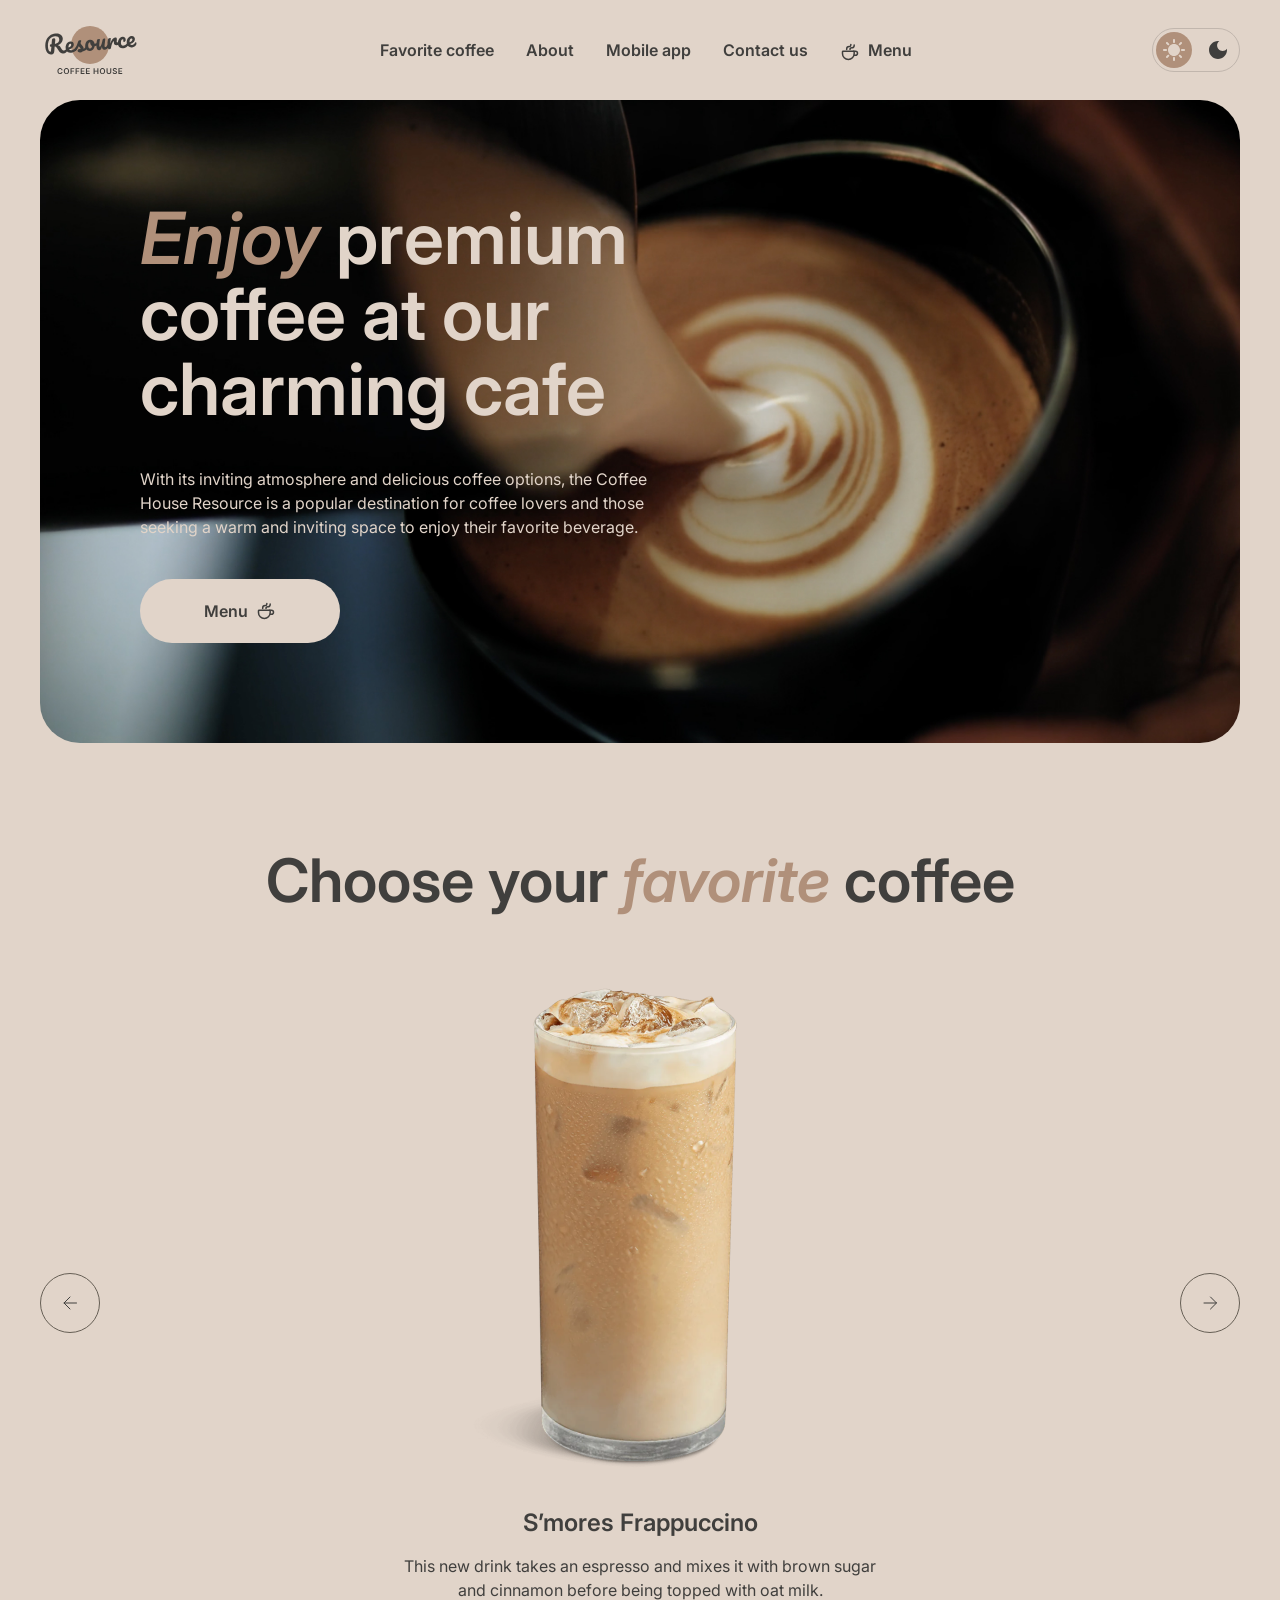
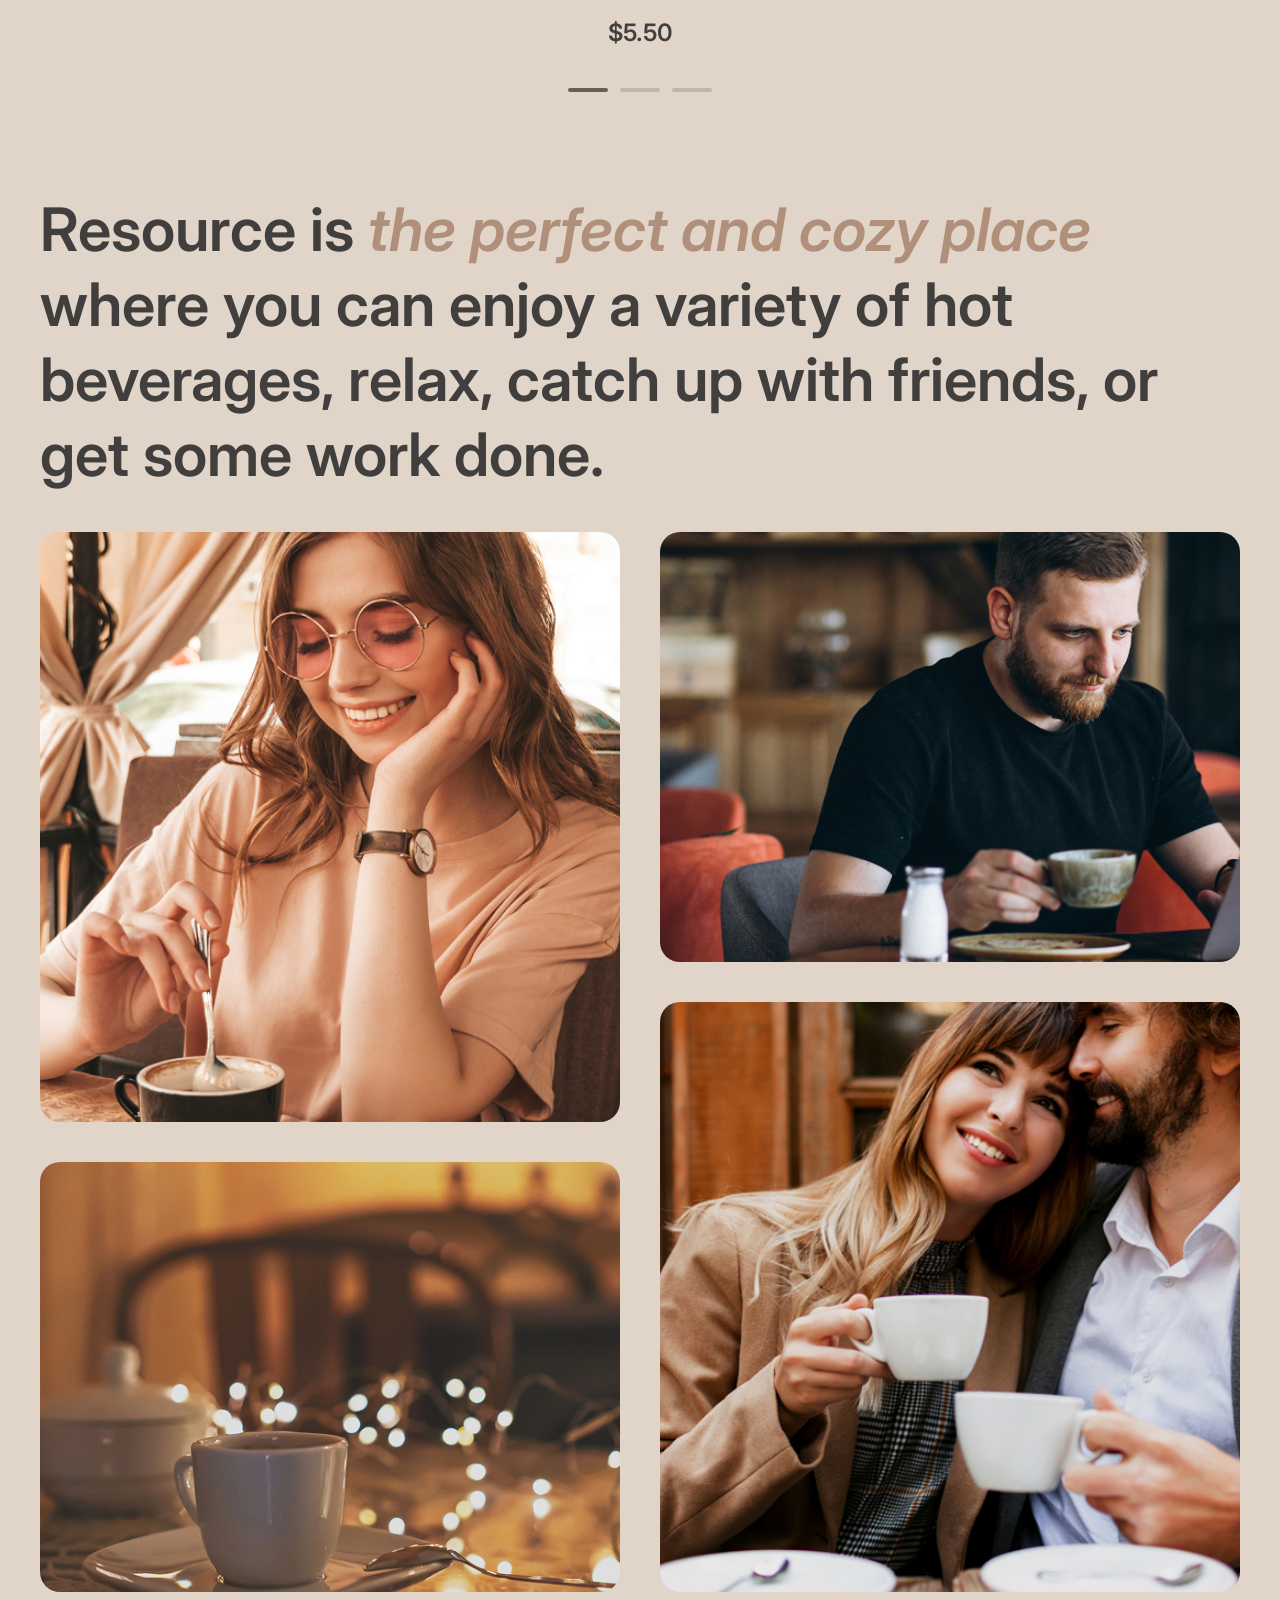
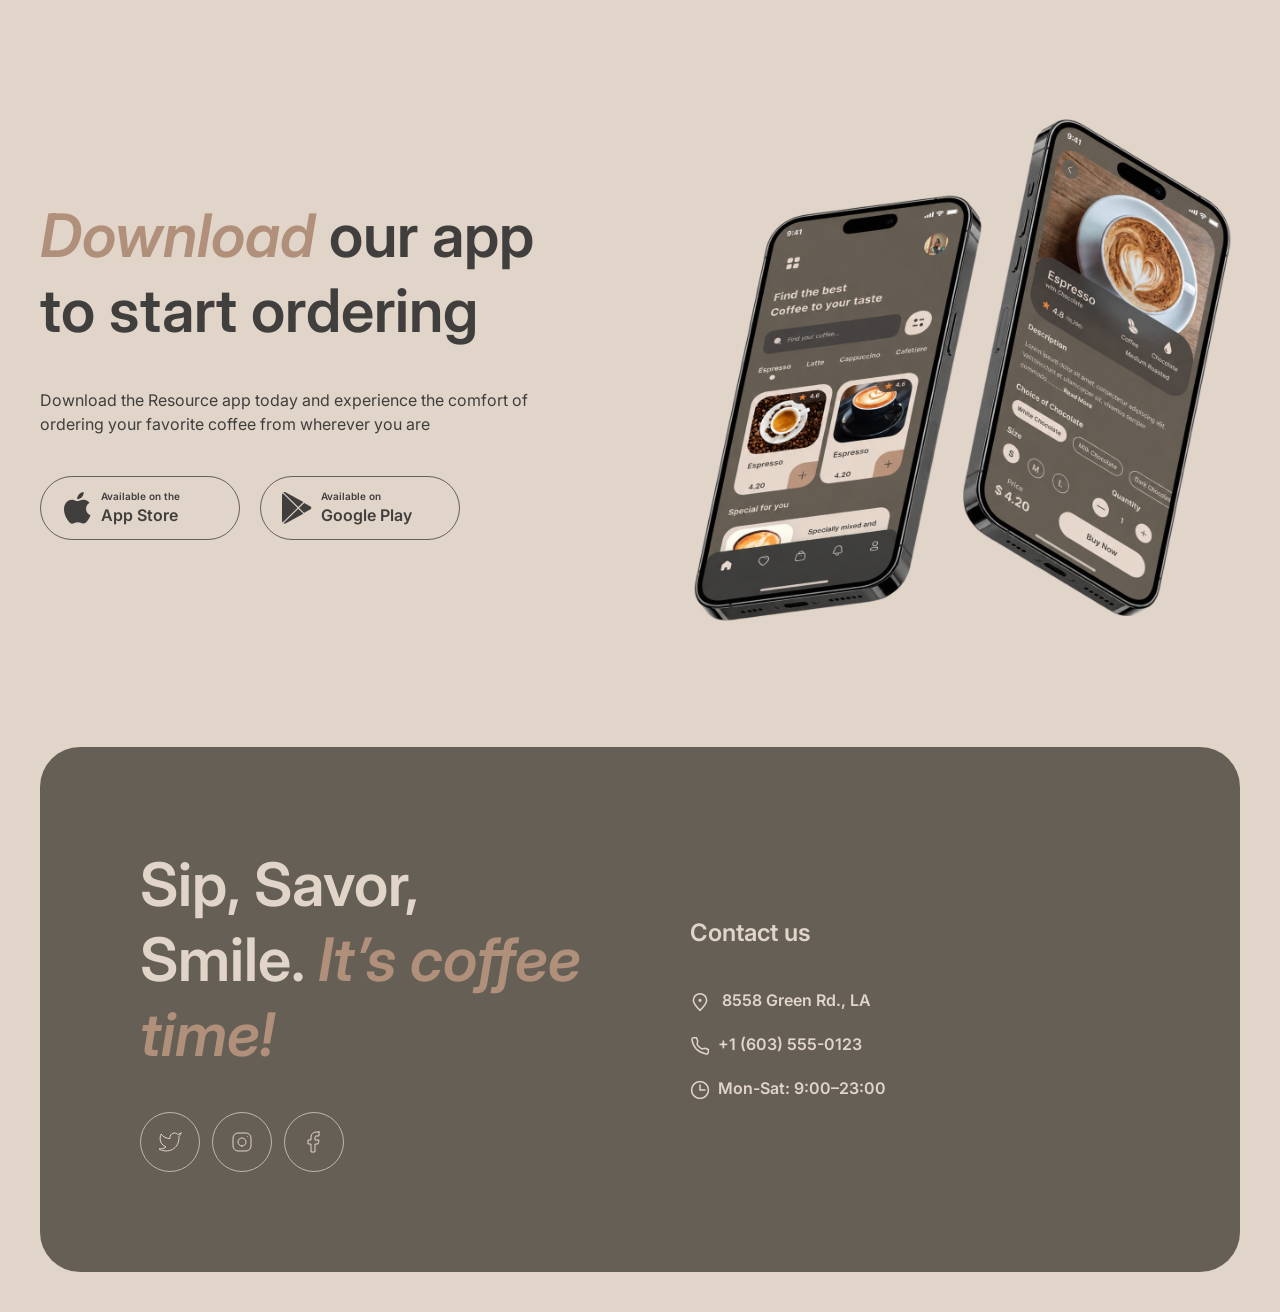
<file: index.html>
<!DOCTYPE html>
<html lang="en">

<head>
  <meta charset="UTF-8">
  <meta name="viewport" content="width=device-width, initial-scale=1.0">
  <script src="./scripts/theme.js"></script>
  <script src="./scripts/navigation.js" defer></script>
  <script src="./scripts/slider.js" defer></script>
  <link rel="preconnect" href="https://fonts.googleapis.com">
  <link rel="preconnect" href="https://fonts.gstatic.com" crossorigin>
  <link
    rel="stylesheet"
    href="https://fonts.googleapis.com/css2?family=Inter:ital,wght@0,400;0,600;1,600&amp;display=swap"
  >
  <link rel="stylesheet" href="./styles/style.css">
  <link rel="icon" href="./assets/icons/logo.svg" type="image/svg+xml">
  <title>Coffee House</title>
</head>

<body>
  <header class="site-header container">
    <a class="site-header__logo" href="./index.html">
      <img class="site-header__logo-light" src="./assets/icons/logo.svg" alt="Coffee House" width="100" height="60">
      <img class="site-header__logo-dark" src="./assets/icons/logo-dark.svg" alt="Coffee House" width="100" height="60">
    </a>

    <nav class="site-nav" id="primary-navigation" aria-label="Primary navigation">
      <ul class="site-nav__list">
        <li><a href="#favorite-coffee">Favorite coffee</a></li>
        <li><a href="#about">About</a></li>
        <li><a href="#mobile-app">Mobile app</a></li>
        <li><a href="#contacts">Contact us</a></li>
        <li><a href="./menu.html">Menu</a></li>
      </ul>
    </nav>

    <div class="site-header__actions">
      <button class="theme-toggle" type="button" aria-label="Switch to dark theme">
        <span class="theme-toggle__light" aria-hidden="true"></span>
        <span class="theme-toggle__dark" aria-hidden="true"></span>
      </button>
      <button
        class="menu-toggle"
        type="button"
        aria-label="Toggle navigation menu"
        aria-controls="primary-navigation"
        aria-expanded="false"
      >
        <span aria-hidden="true"></span>
        <span aria-hidden="true"></span>
      </button>
    </div>
  </header>

  <main class="container">
    <section class="hero" id="hero">
      <div class="hero__content">
        <h1><span class="hero__accent">Enjoy</span> premium coffee at our charming cafe</h1>
        <p>
          With its inviting atmosphere and delicious coffee options, the Coffee House Resource is a popular
          destination for coffee lovers and those seeking a warm and inviting space to enjoy their favorite beverage.
        </p>
        <a class="hero__menu-link" href="./menu.html">Menu</a>
      </div>
    </section>

    <section class="favorite-coffee" id="favorite-coffee">
      <h2>Choose your <span class="favorite-coffee__accent">favorite</span> coffee</h2>

      <div class="slider" role="region" aria-roledescription="carousel" aria-label="Favorite coffee">
        <button class="slider__control slider__control--previous" type="button" aria-label="Previous slide">
          <span aria-hidden="true">←</span>
        </button>

        <div class="slider__viewport" aria-live="polite">
          <div class="slider__track">
            <article class="slider__slide slider__slide--active">
              <img
                src="./assets/images/coffee-slider-1.png"
                alt="S'mores Frappuccino"
                width="530"
                height="530"
              >
              <h3>S’mores Frappuccino</h3>
              <p>
                This new drink takes an espresso and mixes it with brown sugar and cinnamon before being topped with
                oat milk.
              </p>
              <p class="slider__price">$5.50</p>
            </article>

            <article class="slider__slide" hidden>
              <img
                src="./assets/images/coffee-slider-2.png"
                alt="Caramel Macchiato"
                width="530"
                height="530"
              >
              <h3>Caramel Macchiato</h3>
              <p>
                Fragrant and unique classic espresso with rich caramel-peanut syrup, with cream under whipped thick
                foam.
              </p>
              <p class="slider__price">$5.00</p>
            </article>

            <article class="slider__slide" hidden>
              <img
                src="./assets/images/coffee-slider-3.png"
                alt="Ice coffee"
                width="530"
                height="530"
              >
              <h3>Ice coffee</h3>
              <p>A popular summer drink that tones and invigorates. Prepared from coffee, milk and ice.</p>
              <p class="slider__price">$4.50</p>
            </article>
          </div>
        </div>

        <button class="slider__control slider__control--next" type="button" aria-label="Next slide">
          <span aria-hidden="true">→</span>
        </button>

        <div class="slider__indicators" aria-hidden="true">
          <span class="slider__indicator slider__indicator--active"></span>
          <span class="slider__indicator"></span>
          <span class="slider__indicator"></span>
        </div>
      </div>
    </section>

    <section class="about" id="about">
      <h2>
        Resource is <span class="about__accent">the perfect and cozy place</span> where you can enjoy a variety of hot beverages, relax, catch up with
        friends, or get some work done.
      </h2>
      <div class="about__gallery">
        <figure class="about__item">
          <img
            src="./assets/images/about-1.jpg"
            alt="Woman enjoying a cup of coffee by the cafe window"
            width="660"
            height="590"
            loading="lazy"
          >
        </figure>
        <figure class="about__item">
          <img
            src="./assets/images/about-2.jpg"
            alt="Coffee cup and saucer on a table decorated with warm string lights"
            width="660"
            height="590"
            loading="lazy"
          >
        </figure>
        <figure class="about__item">
          <img
            src="./assets/images/about-3.jpg"
            alt="Man drinking coffee while working on a laptop in the cafe"
            width="660"
            height="590"
            loading="lazy"
          >
        </figure>
        <figure class="about__item">
          <img
            src="./assets/images/about-4.jpg"
            alt="Couple sharing a moment over coffee at a cafe table"
            width="660"
            height="590"
            loading="lazy"
          >
        </figure>
      </div>
    </section>

    <section class="mobile-app" id="mobile-app">
      <div class="mobile-app__content">
        <h2><span class="mobile-app__accent">Download</span> our app to start ordering</h2>
        <p>
          Download the Resource app today and experience the comfort of ordering your favorite coffee from wherever
          you are
        </p>
        <div class="mobile-app__downloads">
          <!-- This fictional app has no store URLs yet. -->
          <button class="mobile-app__download" type="button" disabled>
            <span class="mobile-app__download-label">Available on the</span>
            <span class="mobile-app__download-store">App Store</span>
          </button>
          <button class="mobile-app__download" type="button" disabled>
            <span class="mobile-app__download-label">Available on</span>
            <span class="mobile-app__download-store">Google Play</span>
          </button>
        </div>
      </div>
      <img
        class="mobile-app__image"
        src="./assets/images/mobile-screens-transparent.png"
        alt="Two phones showing the Resource app's coffee menu and drink details"
        width="630"
        height="630"
        loading="lazy"
      >
    </section>
  </main>

  <footer class="site-footer container" id="contacts">
    <div class="site-footer__inner">
    <div class="site-footer__brand">
      <h2>Sip, Savor, Smile. <span class="site-footer__accent">It’s coffee time!</span></h2>
      <ul class="site-footer__socials" aria-label="Social media">
        <li>
          <a href="https://twitter.com/" target="_blank" rel="noopener noreferrer" aria-label="Twitter"></a>
        </li>
        <li>
          <a href="https://www.instagram.com/" target="_blank" rel="noopener noreferrer" aria-label="Instagram"></a>
        </li>
        <li>
          <a href="https://www.facebook.com/" target="_blank" rel="noopener noreferrer" aria-label="Facebook"></a>
        </li>
      </ul>
    </div>

    <div class="site-footer__contacts">
      <h3>Contact us</h3>
      <address class="site-footer__address">
        <a
          href="https://www.google.com/maps/search/?api=1&amp;query=8558%20Green%20Rd%2C%20Los%20Angeles"
          target="_blank"
          rel="noopener noreferrer"
        >
          8558 Green Rd., LA
        </a>
        <a href="tel:+16035550123">+1 (603) 555-0123</a>
      </address>
      <p class="site-footer__hours">Mon-Sat: <time datetime="09:00">9:00</time>–<time datetime="23:00">23:00</time></p>
    </div>
    </div>
  </footer>
</body>

</html>
</file>
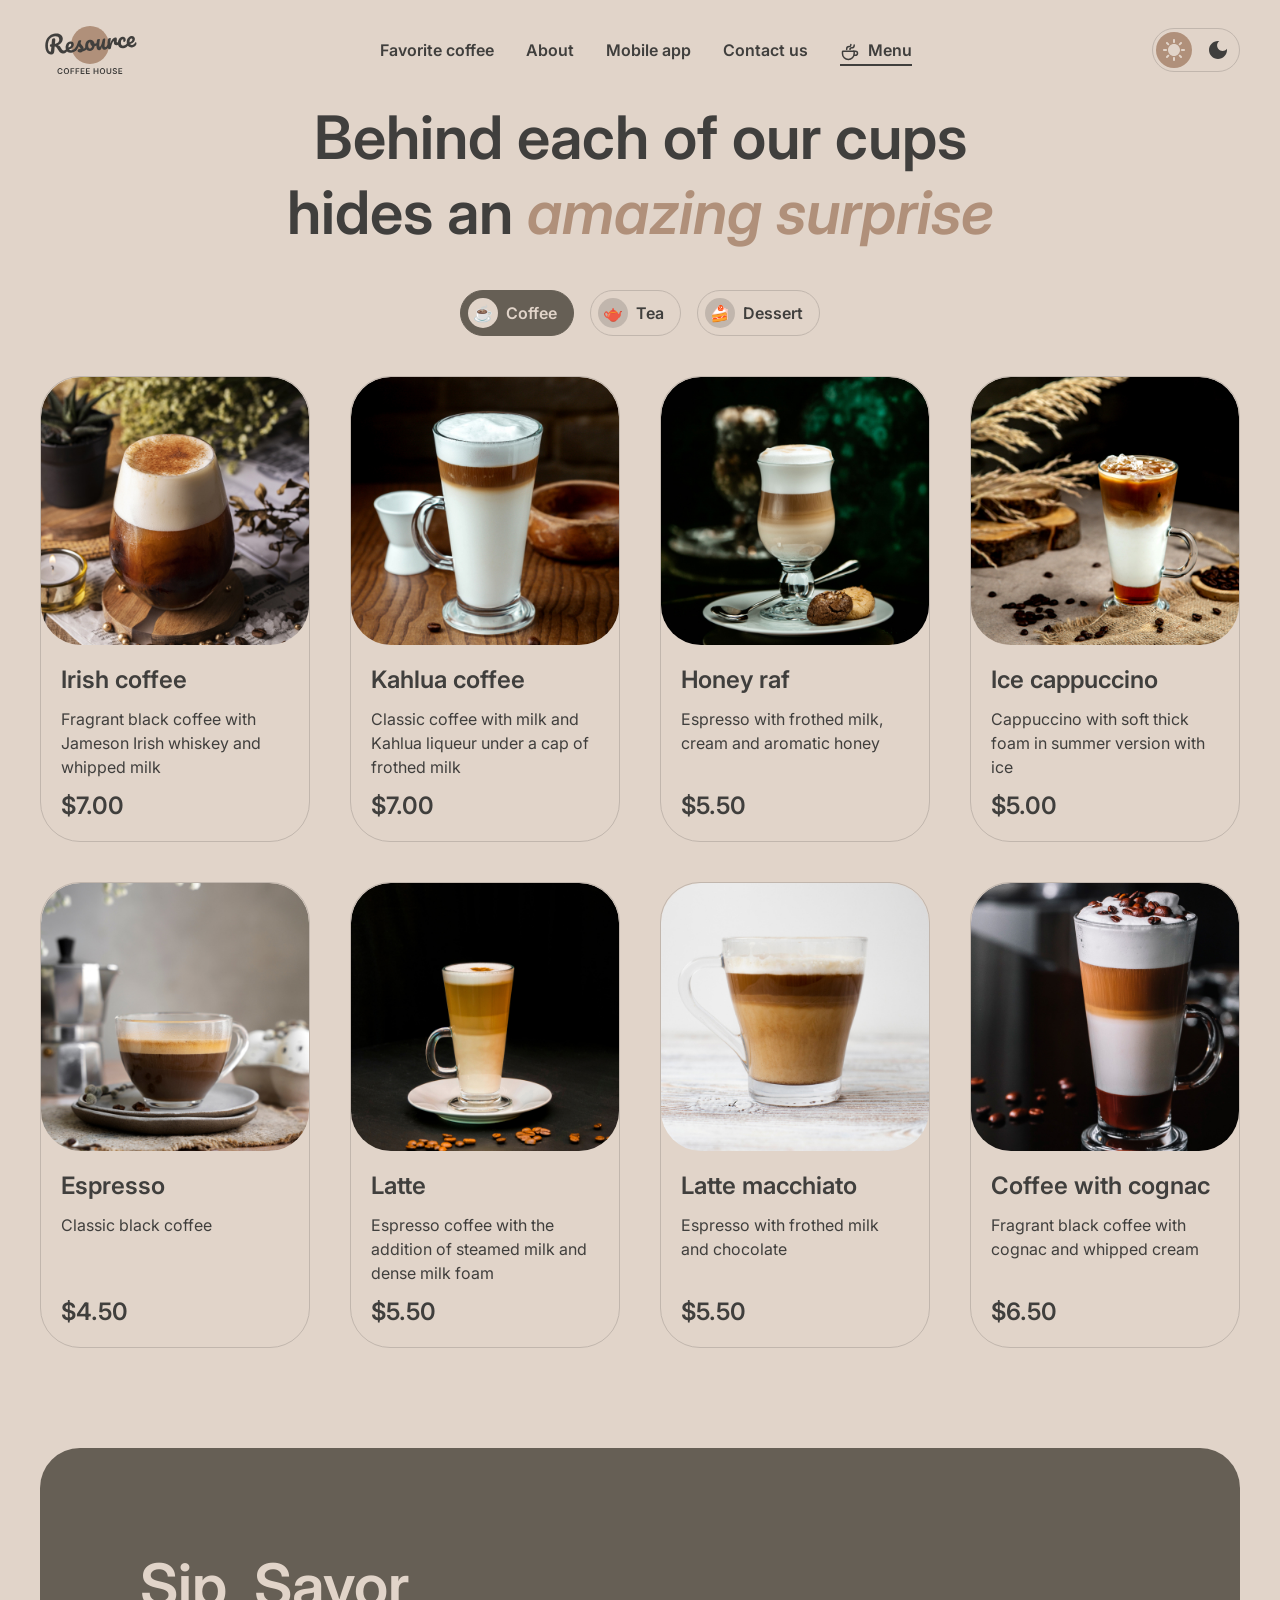
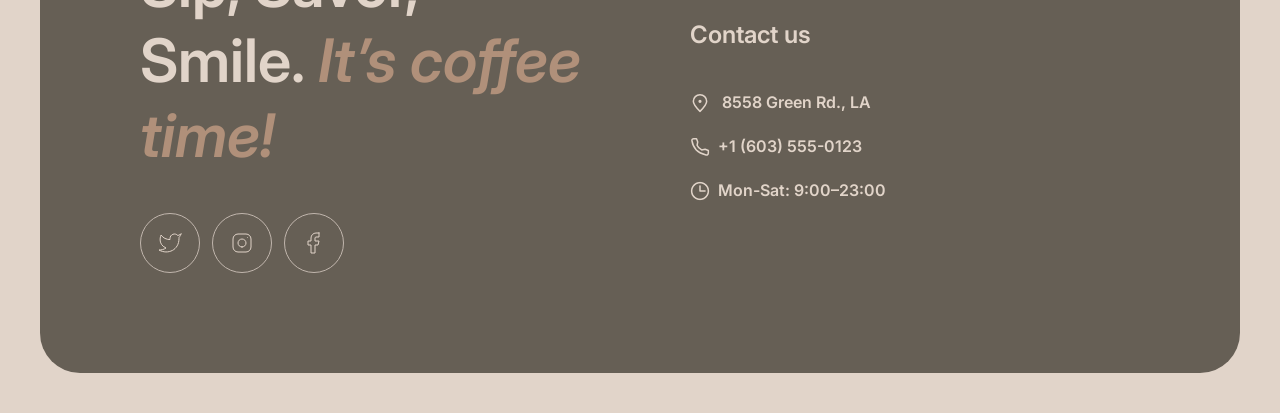
<file: menu.html>
<!DOCTYPE html>
<html lang="en">

<head>
  <meta charset="UTF-8">
  <meta name="viewport" content="width=device-width, initial-scale=1.0">
  <script src="./scripts/theme.js"></script>
  <script src="./scripts/navigation.js" defer></script>
  <script src="./scripts/catalog.js" defer></script>
  <link rel="preconnect" href="https://fonts.googleapis.com">
  <link rel="preconnect" href="https://fonts.gstatic.com" crossorigin>
  <link
    rel="stylesheet"
    href="https://fonts.googleapis.com/css2?family=Inter:ital,wght@0,400;0,600;1,600&amp;display=swap"
  >
  <link rel="stylesheet" href="./styles/style.css">
  <link rel="icon" href="./assets/icons/logo.svg" type="image/svg+xml">
  <title>Menu | Coffee House</title>
</head>

<body>
  <header class="site-header container">
    <a class="site-header__logo" href="./index.html">
      <img class="site-header__logo-light" src="./assets/icons/logo.svg" alt="Coffee House" width="100" height="60">
      <img class="site-header__logo-dark" src="./assets/icons/logo-dark.svg" alt="Coffee House" width="100" height="60">
    </a>

    <nav class="site-nav" id="primary-navigation" aria-label="Primary navigation">
      <ul class="site-nav__list">
        <li><a href="./index.html#favorite-coffee">Favorite coffee</a></li>
        <li><a href="./index.html#about">About</a></li>
        <li><a href="./index.html#mobile-app">Mobile app</a></li>
        <li><a href="./index.html#contacts">Contact us</a></li>
        <li><a href="./menu.html" aria-current="page">Menu</a></li>
      </ul>
    </nav>

    <div class="site-header__actions">
      <button class="theme-toggle" type="button" aria-label="Switch to dark theme">
        <span class="theme-toggle__light" aria-hidden="true"></span>
        <span class="theme-toggle__dark" aria-hidden="true"></span>
      </button>
      <button class="menu-toggle" type="button" aria-label="Toggle navigation menu" aria-controls="primary-navigation"
        aria-expanded="false">
        <span aria-hidden="true"></span>
        <span aria-hidden="true"></span>
      </button>
    </div>
  </header>

  <main class="menu container">
    <h1 class="menu__heading">Behind each of our cups hides an <span class="menu__accent">amazing surprise</span></h1>
    <div class="menu__categories" role="group" aria-label="Product categories">
      <button class="menu__category" type="button" data-category="coffee" aria-pressed="true"><span class="menu__category-icon" aria-hidden="true">☕</span>Coffee</button>
      <button class="menu__category" type="button" data-category="tea" aria-pressed="false"><span class="menu__category-icon" aria-hidden="true">🫖</span>Tea</button>
      <button class="menu__category" type="button" data-category="dessert" aria-pressed="false"><span class="menu__category-icon" aria-hidden="true">🍰</span>Dessert</button>
    </div>

    <p class="menu__status" role="status">Loading products…</p>
    <ul class="menu__products" aria-label="Coffee products">
    </ul>
    <button class="menu__show-more" type="button" hidden>Show more</button>
  </main>

  <footer class="site-footer container" id="contacts">
    <div class="site-footer__inner">
    <div class="site-footer__brand">
      <h2>Sip, Savor, Smile. <span class="site-footer__accent">It’s coffee time!</span></h2>
      <ul class="site-footer__socials" aria-label="Social media">
        <li>
          <a href="https://twitter.com/" target="_blank" rel="noopener noreferrer" aria-label="Twitter"></a>
        </li>
        <li>
          <a href="https://www.instagram.com/" target="_blank" rel="noopener noreferrer" aria-label="Instagram"></a>
        </li>
        <li>
          <a href="https://www.facebook.com/" target="_blank" rel="noopener noreferrer" aria-label="Facebook"></a>
        </li>
      </ul>
    </div>

    <div class="site-footer__contacts">
      <h3>Contact us</h3>
      <address class="site-footer__address">
        <a href="https://www.google.com/maps/search/?api=1&amp;query=8558%20Green%20Rd%2C%20Los%20Angeles"
          target="_blank" rel="noopener noreferrer">
          8558 Green Rd., LA
        </a>
        <a href="tel:+16035550123">+1 (603) 555-0123</a>
      </address>
      <p class="site-footer__hours">Mon-Sat: <time datetime="09:00">9:00</time>–<time datetime="23:00">23:00</time></p>
    </div>
    </div>
  </footer>
  <dialog class="product-modal" aria-labelledby="product-modal-title" aria-describedby="product-modal-description">
    <div class="product-modal__layout">
      <div class="product-modal__preview"><img class="product-modal__image" alt="" width="340" height="340"></div>
      <div class="product-modal__details">
        <div class="product-modal__title">
          <h2 id="product-modal-title"></h2>
          <p id="product-modal-description"></p>
        </div>
        <fieldset class="product-modal__options"><legend>Size</legend><div class="product-modal__sizes product-modal__choices"></div></fieldset>
        <fieldset class="product-modal__options"><legend>Additives</legend><div class="product-modal__additives product-modal__choices"></div></fieldset>
        <p class="product-modal__total">Total: <span class="product-modal__price" aria-live="polite"></span></p>
        <div class="product-modal__notice"><img src="./assets/icons/info-empty.svg" alt="" width="16" height="16"><p>The cost is not final. Download our mobile app to see the final price and place your order. Earn loyalty points and enjoy your favorite coffee with up to 20% discount.</p></div>
        <button class="product-modal__close" type="button" autofocus>Close</button>
      </div>
    </div>
  </dialog>
</body>

</html>
</file>
<file: styles/style.css>
:root {
  color-scheme: light;
  --text-primary: #403f3d;
  --text-inverse: #e1d4c9;
  --text-accent: #b0907a;
  --bg-page: #e1d4c9;
  --bg-container: #665f55;
  --bg-overlay: rgb(64 63 61 / 80%);
  --border-primary: #c1b6ad;
  --border-inverse: #665f55;
}

[data-theme="dark"] {
  color-scheme: dark;
  --text-primary: #e1d4c9;
  --text-inverse: #e1d4c9;
  --text-accent: #b0907a;
  --bg-page: #292826;
  --bg-container: #403f3d;
  --bg-overlay: rgb(41 40 38 / 80%);
  --border-primary: #665f55;
  --border-inverse: #c1b6ad;
}

*,
*::before,
*::after {
  box-sizing: border-box;
}

body {
  margin: 0;
  font-family: "Inter", sans-serif;
  font-size: 16px;
  font-weight: 400;
  line-height: 1.5;
  background-color: var(--bg-page);
  color: var(--text-primary);
}

html {
  scroll-behavior: smooth;
}

@media (prefers-reduced-motion: reduce) {
  html {
    scroll-behavior: auto;
  }
}

h1,
h2,
h3,
p,
figure {
  margin: 0;
}

img {
  display: block;
  max-width: 100%;
  height: auto;
}

button,
input,
select,
textarea {
  font: inherit;
}

.container {
  width: 100%;
  max-width: 1440px;
  margin-inline: auto;
  padding-inline: 40px;
}

.site-header {
  display: flex;
  align-items: center;
  justify-content: space-between;
  gap: 12px;
  padding-block: 20px;
}

.site-header__logo {
  flex: 0 0 100px;
}

.site-header__logo-dark,
[data-theme="dark"] .site-header__logo-light {
  display: none;
}

[data-theme="dark"] .site-header__logo-dark {
  display: block;
}

.site-nav__list {
  display: flex;
  align-items: center;
  gap: clamp(12px, 2.5vw, 40px);
  margin: 0;
  padding: 0;
  list-style: none;
}

.site-nav a {
  position: relative;
  display: inline-block;
  color: var(--text-primary);
  font-size: 16px;
  font-weight: 600;
  line-height: 1.5;
  text-decoration: none;
  white-space: nowrap;
}

.site-nav a::after {
  position: absolute;
  inset-inline: 0;
  bottom: -4px;
  height: 2px;
  background-color: currentColor;
  content: "";
  transform: scaleX(0);
  transition: transform 200ms ease;
}

.site-nav a[aria-current="page"]::after,
.site-nav a:focus-visible::after {
  transform: scaleX(1);
}

.site-header a:focus-visible,
.site-header button:focus-visible {
  outline: 2px solid var(--text-primary);
  outline-offset: 6px;
}

@media (hover: hover) {
  .site-nav a:hover::after {
    transform: scaleX(1);
  }
}

@media (prefers-reduced-motion: reduce) {
  .site-nav a::after {
    transition: none;
  }
}

.site-header__actions {
  display: flex;
  align-items: center;
  gap: 12px;
  flex-shrink: 0;
}

.menu-toggle {
  display: none;
  flex-direction: column;
  align-items: center;
  justify-content: center;
  gap: 6px;
  width: 44px;
  height: 44px;
  padding: 0;
  border: 1px solid var(--border-inverse);
  border-radius: 50%;
  background: transparent;
  color: var(--text-primary);
  cursor: pointer;
}

.menu-toggle span {
  width: 16px;
  height: 1px;
  background: currentColor;
  transition: transform 200ms ease;
}

.menu-toggle[aria-expanded="true"] span:first-child {
  transform: translateY(3.5px) rotate(45deg);
}

.menu-toggle[aria-expanded="true"] span:last-child {
  transform: translateY(-3.5px) rotate(-45deg);
}

.theme-toggle {
  display: flex;
  align-items: center;
  justify-content: space-between;
  width: 88px;
  height: 44px;
  padding: 3px;
  border: 1px solid var(--border-primary);
  border-radius: 100px;
  background: transparent;
  color: var(--text-primary);
  cursor: pointer;
}

.theme-toggle > span {
  display: grid;
  place-items: center;
  width: 36px;
  height: 36px;
  border-radius: 50%;
  transition: background-color 200ms ease;
}

.theme-toggle__light {
  background: var(--text-accent);
  color: var(--text-inverse);
}

[data-theme="dark"] .theme-toggle__light {
  background: transparent;
}

[data-theme="dark"] .theme-toggle__dark {
  background: var(--text-accent);
}

.theme-toggle span::before,
.site-nav a[href="./menu.html"]::before,
.hero__menu-link::after,
.mobile-app__download::before,
.site-footer__address a::before {
  content: "";
  display: inline-block;
  flex-shrink: 0;
  width: 20px;
  height: 20px;
  background: currentColor;
  mask: var(--icon) center / contain no-repeat;
}

.theme-toggle .theme-toggle__light::before {
  --icon: url("../assets/icons/Sun.svg");
  width: 22px;
  height: 22px;
}

.theme-toggle .theme-toggle__dark::before {
  --icon: url("../assets/icons/Moon.svg");
  width: 18px;
  height: 18px;
}

.site-nav a[href="./menu.html"]::before {
  --icon: url("../assets/icons/coffee-cup.svg");
  margin-right: 8px;
  vertical-align: middle;
}

.hero__menu-link::after {
  --icon: url("../assets/icons/coffee-cup.svg");
  margin-left: 8px;
}

.mobile-app__download::before {
  --icon: url("../assets/icons/apple.svg");
  position: absolute;
  left: 20px;
  top: 15px;
  width: 32px;
  height: 32px;
}

.mobile-app__download:nth-child(2)::before {
  --icon: url("../assets/icons/google.svg");
}

.site-footer__address a::before {
  --icon: url("../assets/icons/pin-alt.svg");
  margin-right: 8px;
  vertical-align: middle;
}

.site-footer__address a[href^="tel:"]::before {
  --icon: url("../assets/icons/phone.svg");
}

.site-footer__hours::before {
  content: "";
  display: inline-block;
  width: 20px;
  height: 20px;
  margin-right: 8px;
  vertical-align: middle;
  background: url("../assets/icons/clock.png") center / contain no-repeat;
}

.site-footer__socials a::before {
  content: "";
  width: 24px;
  height: 24px;
  background: currentColor;
  mask: var(--social-icon) center / contain no-repeat;
}

.site-footer__socials a[href*="twitter"] {
  --social-icon: url("../assets/icons/twitter.svg");
}

.site-footer__socials a[href*="instagram"] {
  --social-icon: url("../assets/icons/instagram.svg");
}

.site-footer__socials a[href*="facebook"] {
  --social-icon: url("../assets/icons/facebook.svg");
}

.slider__control span {
  width: 24px;
  height: 24px;
  font-size: 0;
  background: currentColor;
  mask: url("../assets/icons/arrow-left.svg") center / contain no-repeat;
}

.slider__control--next span {
  mask-image: url("../assets/icons/arrow-right.svg");
}

@media (prefers-reduced-motion: reduce) {
  .menu-toggle span,
  .theme-toggle > span {
    transition: none;
  }
}

.hero {
  padding: 100px;
  border-radius: 40px;
  background-color: #403f3d;
  background-image: url("../assets/images/img-hero.jpg");
  background-position: center;
  background-size: cover;
  color: var(--text-inverse);
}

.theme-toggle,
.menu-toggle,
.hero__menu-link,
.mobile-app__download,
.site-header__logo {
  transition: background-color 200ms ease, color 200ms ease, opacity 200ms ease;
}

@media (hover: hover) {
  .theme-toggle:hover,
  .menu-toggle:hover {
    background-color: var(--border-primary);
  }

  .hero__menu-link:hover,
  .site-header__logo:hover {
    opacity: 0.8;
  }

  .mobile-app__download:hover {
    background-color: var(--bg-container);
    color: var(--text-inverse);
  }
}

@media (prefers-reduced-motion: reduce) {
  .theme-toggle,
  .menu-toggle,
  .hero__menu-link,
  .mobile-app__download,
  .site-header__logo,
  .product-card {
    transition: none;
  }
}

.hero__content {
  display: flex;
  flex-direction: column;
  align-items: flex-start;
  gap: 40px;
  max-width: 530px;
}

.hero h1 {
  font-size: 72px;
  font-weight: 600;
  line-height: 1.05;
}

.hero__accent {
  color: var(--text-accent);
  font-style: italic;
}

.hero__menu-link {
  display: inline-flex;
  align-items: center;
  justify-content: center;
  width: 200px;
  min-height: 64px;
  padding: 20px;
  border-radius: 100px;
  background-color: #e1d4c9;
  color: #403f3d;
  font-weight: 600;
  text-decoration: none;
}

.hero__menu-link:focus-visible {
  outline: 2px solid var(--text-inverse);
  outline-offset: 6px;
}

.favorite-coffee {
  margin-top: 100px;
  text-align: center;
}

.favorite-coffee h2 {
  margin-bottom: 40px;
  font-size: 60px;
  font-weight: 600;
  line-height: 1.25;
}

.favorite-coffee__accent {
  color: var(--text-accent);
  font-style: italic;
}

.slider {
  display: grid;
  grid-template-columns: 60px minmax(0, 1fr) 60px;
  align-items: center;
  gap: 40px 12px;
}

.slider__viewport {
  width: 100%;
  max-width: 530px;
  min-width: 0;
  justify-self: center;
  overflow: hidden;
}

.slider__track {
  display: flex;
  transition: transform 400ms ease;
}

.slider__slide {
  flex: 0 0 100%;
  min-width: 0;
}

.slider__slide img {
  margin-inline: auto;
  margin-bottom: 20px;
}

.slider__slide h3,
.slider__price {
  font-size: 24px;
  font-weight: 600;
  line-height: 1.25;
}

.slider__slide p {
  max-width: 480px;
  margin: 16px auto 0;
}

.slider__control {
  display: inline-flex;
  align-items: center;
  justify-content: center;
  width: 60px;
  height: 60px;
  padding: 0;
  border: 1px solid var(--border-inverse);
  border-radius: 50%;
  background-color: transparent;
  color: var(--text-primary);
  font-size: 24px;
  cursor: pointer;
  transition: background-color 200ms ease, color 200ms ease;
}

.slider__control:focus-visible {
  outline: 2px solid var(--text-primary);
  outline-offset: 4px;
}

.slider__indicators {
  grid-column: 1 / -1;
  display: flex;
  justify-content: center;
  gap: 12px;
}

.slider__indicator {
  width: 40px;
  height: 4px;
  border-radius: 100px;
  background-color: var(--border-primary);
}

.slider__indicator--active {
  background-color: var(--border-inverse);
}

@media (hover: hover) {
  .slider__control:hover {
    background-color: var(--bg-container);
    color: var(--text-inverse);
  }
}

@media (prefers-reduced-motion: reduce) {
  .slider__control,
  .slider__track {
    transition: none;
  }
}

@media (max-width: 700px) {
  .favorite-coffee h2 {
    font-size: 32px;
  }

  .slider {
    grid-template-columns: 1fr 1fr;
  }

  .slider__viewport {
    grid-column: 1 / -1;
    grid-row: 1;
  }

  .slider__control--previous {
    justify-self: end;
  }

  .slider__control--next {
    justify-self: start;
  }
}

.about {
  margin-top: 100px;
}

.about h2 {
  margin-bottom: 40px;
  font-size: 60px;
  font-weight: 600;
  line-height: 1.25;
}

.about__accent {
  color: var(--text-accent);
  font-style: italic;
}

.about__gallery {
  display: grid;
  grid-template-columns: repeat(2, minmax(0, 1fr));
  grid-template-rows: 430px 120px 430px;
  gap: 40px;
}

.about__item {
  overflow: hidden;
  border-radius: 20px;
}

.about__item:nth-child(1) {
  grid-column: 1;
  grid-row: 1 / 3;
}

.about__item:nth-child(2) {
  grid-column: 1;
  grid-row: 3;
}

.about__item:nth-child(3) {
  grid-column: 2;
  grid-row: 1;
}

.about__item:nth-child(4) {
  grid-column: 2;
  grid-row: 2 / 4;
}

.about__item img {
  width: 100%;
  height: 100%;
  object-fit: cover;
  transform: scale(1.1);
  transition: transform 300ms ease;
}

@media (hover: hover) {
  .about__item:hover img {
    transform: scale(1);
  }
}

@media (prefers-reduced-motion: reduce) {
  .about__item img {
    transition: none;
  }
}

@media (max-width: 768px) {
  .about__gallery {
    grid-template-columns: minmax(0, 1fr);
    grid-template-rows: none;
    grid-auto-rows: 590px;
  }

  .about__item:nth-child(n) {
    grid-column: auto;
    grid-row: auto;
  }

  .about__item:nth-child(2),
  .about__item:nth-child(3) {
    display: none;
  }
}

@media (max-width: 700px) {
  .about h2 {
    font-size: 32px;
  }
}

.mobile-app {
  display: grid;
  grid-template-columns: repeat(2, minmax(0, 1fr));
  align-items: center;
  gap: clamp(40px, 7vw, 100px);
  margin-top: 100px;
}

.mobile-app__content {
  display: flex;
  flex-direction: column;
  gap: 40px;
}

.mobile-app h2 {
  font-size: 60px;
  font-weight: 600;
  line-height: 1.25;
}

.mobile-app__accent {
  color: var(--text-accent);
  font-style: italic;
}

.mobile-app__downloads {
  display: flex;
  flex-wrap: wrap;
  gap: 20px;
}

.mobile-app__download {
  position: relative;
  display: flex;
  flex-direction: column;
  align-items: flex-start;
  justify-content: center;
  width: 200px;
  min-height: 64px;
  padding: 12px 20px 12px 60px;
  border: 1px solid var(--border-inverse);
  border-radius: 100px;
  background-color: transparent;
  color: var(--text-primary);
  text-align: left;
  font-weight: 600;
}

.mobile-app__download:disabled {
  cursor: not-allowed;
}

.mobile-app__download-label {
  font-size: 10px;
  line-height: 1.4;
}

.mobile-app__download-store {
  font-size: 16px;
  line-height: 1.5;
}

.mobile-app__image {
  width: 100%;
  max-width: 630px;
  justify-self: center;
}

@media (max-width: 1000px) {
  .mobile-app {
    grid-template-columns: minmax(0, 1fr);
    gap: 100px;
  }
}

@media (max-width: 700px) {
  .mobile-app {
    gap: 40px;
  }

  .mobile-app h2 {
    font-size: 32px;
  }
}

.menu__heading {
  max-width: 800px;
  margin-inline: auto;
  font-size: 60px;
  font-weight: 600;
  line-height: 1.25;
  text-align: center;
}

.menu__accent {
  color: var(--text-accent);
  font-style: italic;
}

.menu__categories {
  display: flex;
  flex-wrap: wrap;
  justify-content: center;
  gap: 16px;
  margin-block: 40px;
}

.menu__category,
.menu__show-more {
  min-height: 46px;
  padding: 10px 16px;
  border: 1px solid var(--border-primary);
  border-radius: 100px;
  background-color: transparent;
  color: var(--text-primary);
  font-weight: 600;
  cursor: pointer;
  transition: background-color 200ms ease, color 200ms ease;
}

.menu__category {
  display: inline-flex;
  align-items: center;
  gap: 8px;
  padding: 7px 16px 7px 7px;
}

.menu__category-icon {
  display: inline-flex;
  align-items: center;
  justify-content: center;
  flex-shrink: 0;
  width: 30px;
  height: 30px;
  border-radius: 50%;
  background-color: var(--border-primary);
  font-size: 16px;
  line-height: 1;
}

.menu__category[aria-pressed="true"] .menu__category-icon {
  background-color: var(--text-inverse);
}

.menu__category[aria-pressed="true"] {
  border-color: var(--bg-container);
  background-color: var(--bg-container);
  color: var(--text-inverse);
}

.menu__category:focus-visible,
.menu__show-more:focus-visible {
  outline: 2px solid var(--text-primary);
  outline-offset: 4px;
}

.menu__products {
  display: grid;
  grid-template-columns: repeat(4, minmax(0, 1fr));
  gap: 40px;
  margin: 0;
  padding: 0;
  list-style: none;
}

.menu__status--loaded {
  position: absolute;
  width: 1px;
  height: 1px;
  overflow: hidden;
  clip-path: inset(50%);
  white-space: nowrap;
}

.menu__item {
  min-width: 0;
}

.product-card {
  transition: border-color 200ms ease, box-shadow 200ms ease;
  display: flex;
  flex-direction: column;
  height: 100%;
  overflow: hidden;
  border: 1px solid var(--border-primary);
  border-radius: 40px;
}

.product-card__image {
  width: 100%;
  aspect-ratio: 1;
  object-fit: cover;
  border-radius: 40px;
}

.product-card__content {
  display: flex;
  flex: 1;
  flex-direction: column;
  gap: 12px;
  min-height: 196px;
  padding: 20px;
}

.product-card__title,
.product-card__price {
  font-size: 24px;
  font-weight: 600;
  line-height: 1.25;
}

.product-card__price {
  margin-top: auto;
}

.product-card {
  cursor: pointer;
}

.product-card:focus-visible,
.product-modal__close:focus-visible {
  outline: 2px solid var(--text-primary);
  outline-offset: 4px;
}

.product-modal-open,
.product-modal-open body {
  overflow: hidden;
}

.product-modal {
  width: min(800px, calc(100% - 32px));
  max-height: calc(100dvh - 32px);
  margin: auto;
  padding: 16px;
  border: 0;
  border-radius: 40px;
  background: var(--bg-page);
  color: var(--text-primary);
  overflow-y: auto;
}

.product-modal::backdrop {
  background: var(--bg-overlay);
}

.product-modal__layout {
  display: grid;
  grid-template-columns: minmax(0, 310px) minmax(0, 1fr);
  gap: 20px;
}

.product-modal__preview {
  width: 310px;
  height: 310px;
  overflow: hidden;
  border-radius: 40px;
}

.product-modal__image {
  width: 340px;
  height: 340px;
  max-width: none;
  object-fit: cover;
  transform: translate(-15px, -15px);
}

.product-modal__title { display: grid; gap: 12px; }
.product-modal__options { border: 0; margin: 0; padding: 0; min-width: 0; }
.product-modal__options legend { padding: 0; margin-bottom: 8px; }
.product-modal__choices { display: flex; flex-wrap: wrap; gap: 8px; }
.product-modal__option { position: relative; cursor: pointer; }
.product-modal__option input { position: absolute; width: 1px; height: 1px; opacity: 0; }
.product-modal__pill {
  display: flex;
  align-items: center;
  gap: 8px;
  padding: 7px 15px 7px 7px;
  border: 1px solid var(--border-primary);
  border-radius: 100px;
  font-weight: 600;
}
.product-modal__badge {
  display: grid;
  place-items: center;
  width: 30px;
  height: 30px;
  border-radius: 50%;
  background: var(--border-primary);
}
.product-modal__option input:checked + .product-modal__pill {
  background: var(--bg-container);
  border-color: var(--bg-container);
  color: var(--text-inverse);
}
.product-modal__option input:checked + .product-modal__pill .product-modal__badge {
  background: var(--text-inverse);
  color: #403f3d;
}
.product-modal__option input:focus-visible + .product-modal__pill {
  outline: 2px solid var(--text-primary);
  outline-offset: 3px;
}
.product-modal__notice {
  display: flex;
  gap: 8px;
  border-top: 1px solid var(--border-primary);
  padding-block: 12px;
  font-size: 10px;
  font-weight: 600;
  line-height: 1.4;
}
.product-modal__notice img { flex: 0 0 16px; width: 16px; height: 16px; }
[data-theme="dark"] .product-modal__notice img { filter: brightness(0) invert(1); }

.product-modal__details {
  display: flex;
  flex-direction: column;
  gap: 20px;
}

.product-modal h2,
.product-modal__total {
  font-size: 24px;
  font-weight: 600;
  line-height: 1.25;
}

.product-modal__total {
  display: flex;
  justify-content: space-between;
  gap: 16px;
}

.product-modal__close {
  width: 100%;
  min-height: 44px;
  margin-top: auto;
  border: 1px solid var(--border-inverse);
  border-radius: 100px;
  background: transparent;
  color: inherit;
  font-weight: 600;
  cursor: pointer;
}

@media (hover: hover) {
  .product-modal__close:hover {
    background: var(--bg-container);
    color: var(--text-inverse);
  }
}

@media (max-width: 700px) {
  .product-modal__layout {
    grid-template-columns: minmax(0, 1fr);
  }

  .product-modal__preview {
    display: none;
  }
}

.menu__item[hidden],
.menu__show-more[hidden] {
  display: none;
}

.menu__show-more {
  display: block;
  margin: 40px auto 0;
}

@media (hover: hover) {
  .menu__category:hover .menu__category-icon {
    background-color: var(--text-inverse);
  }

  .menu__category:hover,
  .menu__show-more:hover {
    background-color: var(--bg-container);
    color: var(--text-inverse);
  }

  .product-card:hover {
    border-color: var(--border-inverse);
    box-shadow: 0 4px 12px rgb(0 0 0 / 12%);
  }
}

@media (prefers-reduced-motion: reduce) {
  .menu__category,
  .menu__show-more {
    transition: none;
  }
}

@media (max-width: 1100px) {
  .menu__products {
    grid-template-columns: repeat(2, minmax(0, 310px));
    justify-content: center;
  }
}

@media (max-width: 700px) {
  .menu__heading {
    font-size: 32px;
  }

  .menu__categories {
    gap: 8px;
  }

  .menu__products {
    grid-template-columns: minmax(0, 310px);
  }
}

.site-footer {
  margin-top: 100px;
  margin-bottom: 40px;
}

.site-footer__inner {
  display: grid;
  grid-template-columns: repeat(2, minmax(0, 1fr));
  align-items: center;
  gap: 100px;
  padding: 100px;
  border-radius: 40px;
  background-color: var(--bg-container);
  color: var(--text-inverse);
}

.site-footer__brand h2 {
  font-size: 60px;
  font-weight: 600;
  line-height: 1.25;
}

.site-footer__accent {
  color: var(--text-accent);
  font-style: italic;
}

.site-footer__socials {
  display: flex;
  flex-wrap: wrap;
  gap: 12px;
  margin: 40px 0 0;
  padding: 0;
  list-style: none;
}

.site-footer a {
  color: inherit;
  font-weight: 600;
  text-decoration: none;
}

.site-footer__socials a {
  display: inline-flex;
  align-items: center;
  justify-content: center;
  width: 60px;
  height: 60px;
  border: 1px solid var(--border-primary);
  border-radius: 100px;
  transition: background-color 200ms ease, color 200ms ease;
}

.site-footer__contacts h3 {
  margin-bottom: 40px;
  font-size: 24px;
  font-weight: 600;
  line-height: 1.25;
}

.site-footer__address {
  display: flex;
  flex-direction: column;
  align-items: flex-start;
  gap: 20px;
  font-style: normal;
}

.site-footer__hours {
  margin-top: 20px;
  font-weight: 600;
}

.site-footer a:focus-visible {
  outline: 2px solid var(--text-inverse);
  outline-offset: 6px;
}

@media (hover: hover) {
  .site-footer__socials a:hover {
    background-color: var(--text-inverse);
    color: var(--bg-container);
  }

  .site-footer__address a:hover {
    text-decoration: underline;
    text-underline-offset: 6px;
  }
}

@media (prefers-reduced-motion: reduce) {
  .site-footer__socials a {
    transition: none;
  }
}

@media (max-width: 1000px) {
  .site-footer__inner {
    grid-template-columns: minmax(0, 1fr);
    padding: 100px 60px;
  }
}

@media (max-width: 700px) {
  .site-footer__inner {
    gap: 40px;
    padding: 60px 16px;
  }

  .site-footer__brand h2 {
    font-size: 32px;
  }
}

@media (max-width: 1100px) {
  .hero {
    padding-inline: 60px;
  }
}

@media (max-width: 700px) {
  .hero {
    padding: 60px 16px;
  }

  .hero h1 {
    font-size: 42px;
    line-height: 1.15;
  }
}

@media (max-width: 900px) and (min-width: 769px) {
  .site-nav__list {
    gap: 12px;
  }
}

@media (max-width: 768px) {
  .site-nav {
    position: fixed;
    z-index: 20;
    inset: 100px 0 0;
    padding: 40px 16px;
    overflow-y: auto;
    background: var(--bg-page);
    visibility: hidden;
    transform: translateX(100%);
    transition: transform 300ms ease, visibility 300ms;
  }

  .site-nav__list {
    flex-direction: column;
    gap: 40px;
  }

  .site-nav a {
    font-size: 32px;
    line-height: 1.25;
  }

  .navigation-open,
  .navigation-open body {
    overflow: hidden;
  }

  .navigation-open .site-header {
    position: relative;
    z-index: 21;
    background: var(--bg-page);
  }

  .navigation-open .site-nav {
    visibility: visible;
    transform: translateX(0);
  }

  .menu-toggle {
    display: inline-flex;
  }
}

@media (prefers-reduced-motion: reduce) {
  .site-nav,
  .menu-toggle span {
    transition: none;
  }
}

@media (max-width: 540px) {
  .container {
    padding-inline: 16px;
  }
}
</file>
